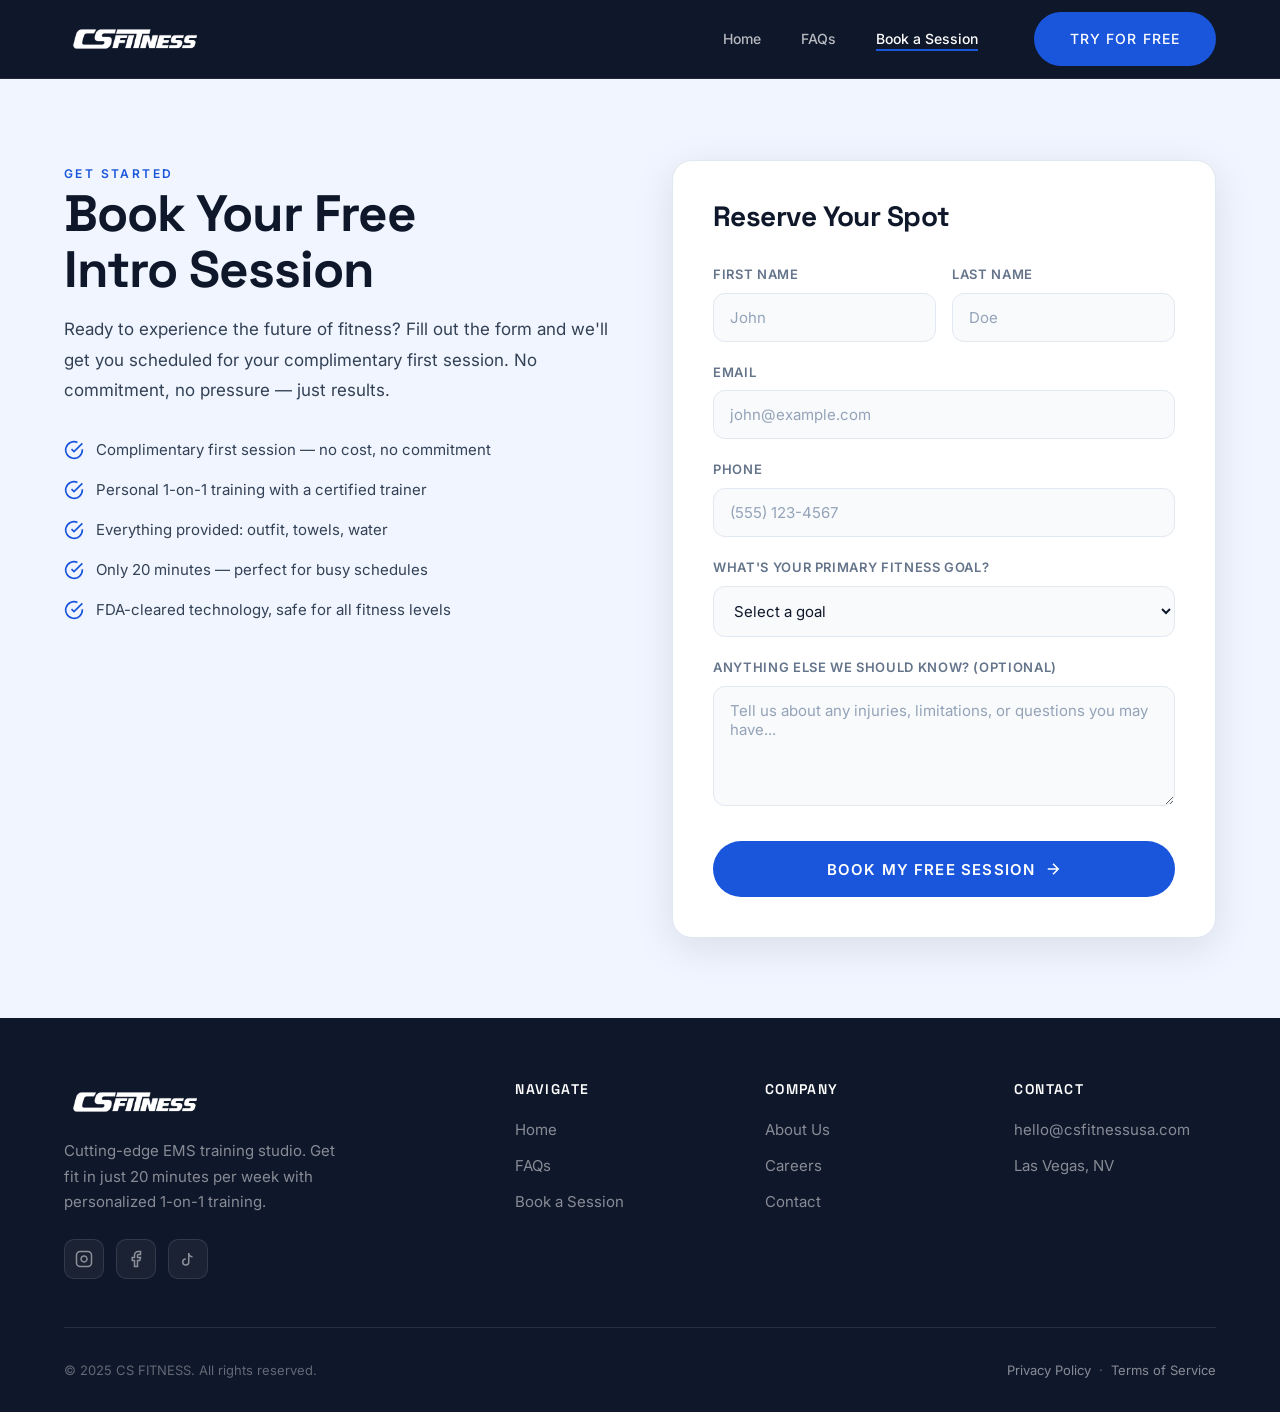
<file: book.html>
<!DOCTYPE html>
<html lang="en">
<head>
  <meta charset="UTF-8">
  <meta name="viewport" content="width=device-width, initial-scale=1.0">
  <title>Book Your Free Session | CS FITNESS</title>
  <meta name="description" content="Book your free intro EMS training session at CS FITNESS. Experience the future of fitness in just 20 minutes.">
  <link rel="preconnect" href="https://fonts.googleapis.com">
  <link rel="preconnect" href="https://fonts.gstatic.com" crossorigin>
  <link href="https://fonts.googleapis.com/css2?family=Inter:wght@400;500;600;700&family=Space+Grotesk:wght@600;700;800&display=swap" rel="stylesheet">
  <link rel="stylesheet" href="css/style.css">
</head>
<body>

  <div class="mobile-overlay" id="mobileOverlay"></div>

  <nav class="navbar navbar-dark" id="navbar">
    <div class="container">
      <a href="index.html" class="logo"><img src="assets/logo.avif" alt="CS FITNESS" class="logo-img"></a>
      <ul class="nav-links" id="navLinks">
        <li><a href="index.html">Home</a></li>
        <li><a href="faqs.html">FAQs</a></li>
        <li><a href="book.html" class="active">Book a Session</a></li>
        <li><a href="book.html" class="btn btn-primary btn-sm nav-cta">Try For Free</a></li>
      </ul>
      <button class="menu-toggle" id="menuToggle" aria-label="Toggle menu">
        <span></span>
        <span></span>
        <span></span>
      </button>
    </div>
  </nav>

  <section class="book-section">
    <div class="container">
      <div class="book-grid">
        <div class="book-info reveal-left">
          <span class="section-label">Get Started</span>
          <h2>Book Your Free<br>Intro Session</h2>
          <p>Ready to experience the future of fitness? Fill out the form and we'll get you scheduled for your complimentary first session. No commitment, no pressure &mdash; just results.</p>
          <div class="book-perks">
            <div class="book-perk">
              <svg viewBox="0 0 24 24" fill="none" stroke="currentColor" stroke-width="2"><path d="M22 11.08V12a10 10 0 11-5.93-9.14"/><path d="M22 4L12 14.01l-3-3"/></svg>
              <span>Complimentary first session — no cost, no commitment</span>
            </div>
            <div class="book-perk">
              <svg viewBox="0 0 24 24" fill="none" stroke="currentColor" stroke-width="2"><path d="M22 11.08V12a10 10 0 11-5.93-9.14"/><path d="M22 4L12 14.01l-3-3"/></svg>
              <span>Personal 1-on-1 training with a certified trainer</span>
            </div>
            <div class="book-perk">
              <svg viewBox="0 0 24 24" fill="none" stroke="currentColor" stroke-width="2"><path d="M22 11.08V12a10 10 0 11-5.93-9.14"/><path d="M22 4L12 14.01l-3-3"/></svg>
              <span>Everything provided: outfit, towels, water</span>
            </div>
            <div class="book-perk">
              <svg viewBox="0 0 24 24" fill="none" stroke="currentColor" stroke-width="2"><path d="M22 11.08V12a10 10 0 11-5.93-9.14"/><path d="M22 4L12 14.01l-3-3"/></svg>
              <span>Only 20 minutes — perfect for busy schedules</span>
            </div>
            <div class="book-perk">
              <svg viewBox="0 0 24 24" fill="none" stroke="currentColor" stroke-width="2"><path d="M22 11.08V12a10 10 0 11-5.93-9.14"/><path d="M22 4L12 14.01l-3-3"/></svg>
              <span>FDA-cleared technology, safe for all fitness levels</span>
            </div>
          </div>
        </div>

        <div class="book-form-wrapper reveal-right">
          <h3>Reserve Your Spot</h3>
          <form id="bookingForm">
            <div class="form-row">
              <div class="form-group">
                <label for="firstName">First Name</label>
                <input type="text" id="firstName" placeholder="John" required>
              </div>
              <div class="form-group">
                <label for="lastName">Last Name</label>
                <input type="text" id="lastName" placeholder="Doe" required>
              </div>
            </div>
            <div class="form-group">
              <label for="email">Email</label>
              <input type="email" id="email" placeholder="john@example.com" required>
            </div>
            <div class="form-group">
              <label for="phone">Phone</label>
              <input type="tel" id="phone" placeholder="(555) 123-4567" required>
            </div>
            <div class="form-group">
              <label for="goal">What's your primary fitness goal?</label>
              <select id="goal" required>
                <option value="" disabled selected>Select a goal</option>
                <option value="weight-loss">Weight Loss</option>
                <option value="muscle-building">Build Muscle</option>
                <option value="toning">Toning &amp; Shaping</option>
                <option value="pain-relief">Pain Relief &amp; Recovery</option>
                <option value="general-fitness">General Fitness</option>
                <option value="other">Other</option>
              </select>
            </div>
            <div class="form-group">
              <label for="message">Anything else we should know? (optional)</label>
              <textarea id="message" placeholder="Tell us about any injuries, limitations, or questions you may have..."></textarea>
            </div>
            <button type="submit" class="btn btn-primary btn-lg">
              Book My Free Session
              <svg viewBox="0 0 24 24" fill="none" stroke="currentColor" stroke-width="2"><path d="M5 12h14M12 5l7 7-7 7"/></svg>
            </button>
          </form>
        </div>
      </div>
    </div>
  </section>

  <!-- Footer -->
  <footer class="footer">
    <div class="container">
      <div class="footer-grid">
        <div class="footer-brand">
          <a href="index.html" class="logo"><img src="assets/logo.avif" alt="CS FITNESS" class="logo-img logo-footer"></a>
          <p>Cutting-edge EMS training studio. Get fit in just 20 minutes per week with personalized 1-on-1 training.</p>
          <div class="footer-social">
            <a href="#" aria-label="Instagram">
              <svg viewBox="0 0 24 24" fill="none" stroke="currentColor" stroke-width="2"><rect x="2" y="2" width="20" height="20" rx="5"/><path d="M16 11.37A4 4 0 1112.63 8 4 4 0 0116 11.37zM17.5 6.5h.01"/></svg>
            </a>
            <a href="#" aria-label="Facebook">
              <svg viewBox="0 0 24 24" fill="none" stroke="currentColor" stroke-width="2"><path d="M18 2h-3a5 5 0 00-5 5v3H7v4h3v8h4v-8h3l1-4h-4V7a1 1 0 011-1h3z"/></svg>
            </a>
            <a href="#" aria-label="TikTok">
              <svg viewBox="0 0 24 24" fill="none" stroke="currentColor" stroke-width="2"><path d="M9 12a4 4 0 104 4V4a5 5 0 005 5"/></svg>
            </a>
          </div>
        </div>
        <div class="footer-col">
          <h4>Navigate</h4>
          <a href="index.html">Home</a>
          <a href="faqs.html">FAQs</a>
          <a href="book.html">Book a Session</a>
        </div>
        <div class="footer-col">
          <h4>Company</h4>
          <a href="#">About Us</a>
          <a href="#">Careers</a>
          <a href="#">Contact</a>
        </div>
        <div class="footer-col">
          <h4>Contact</h4>
          <a href="#">hello@csfitnessusa.com</a>
          <a href="#">Las Vegas, NV</a>
        </div>
      </div>
      <div class="footer-bottom">
        <span>&copy; 2025 CS FITNESS. All rights reserved.</span>
        <div>
          <a href="#">Privacy Policy</a> &nbsp;&middot;&nbsp; <a href="#">Terms of Service</a>
        </div>
      </div>
    </div>
  </footer>

  <script src="js/main.js"></script>
</body>
</html>
</file>
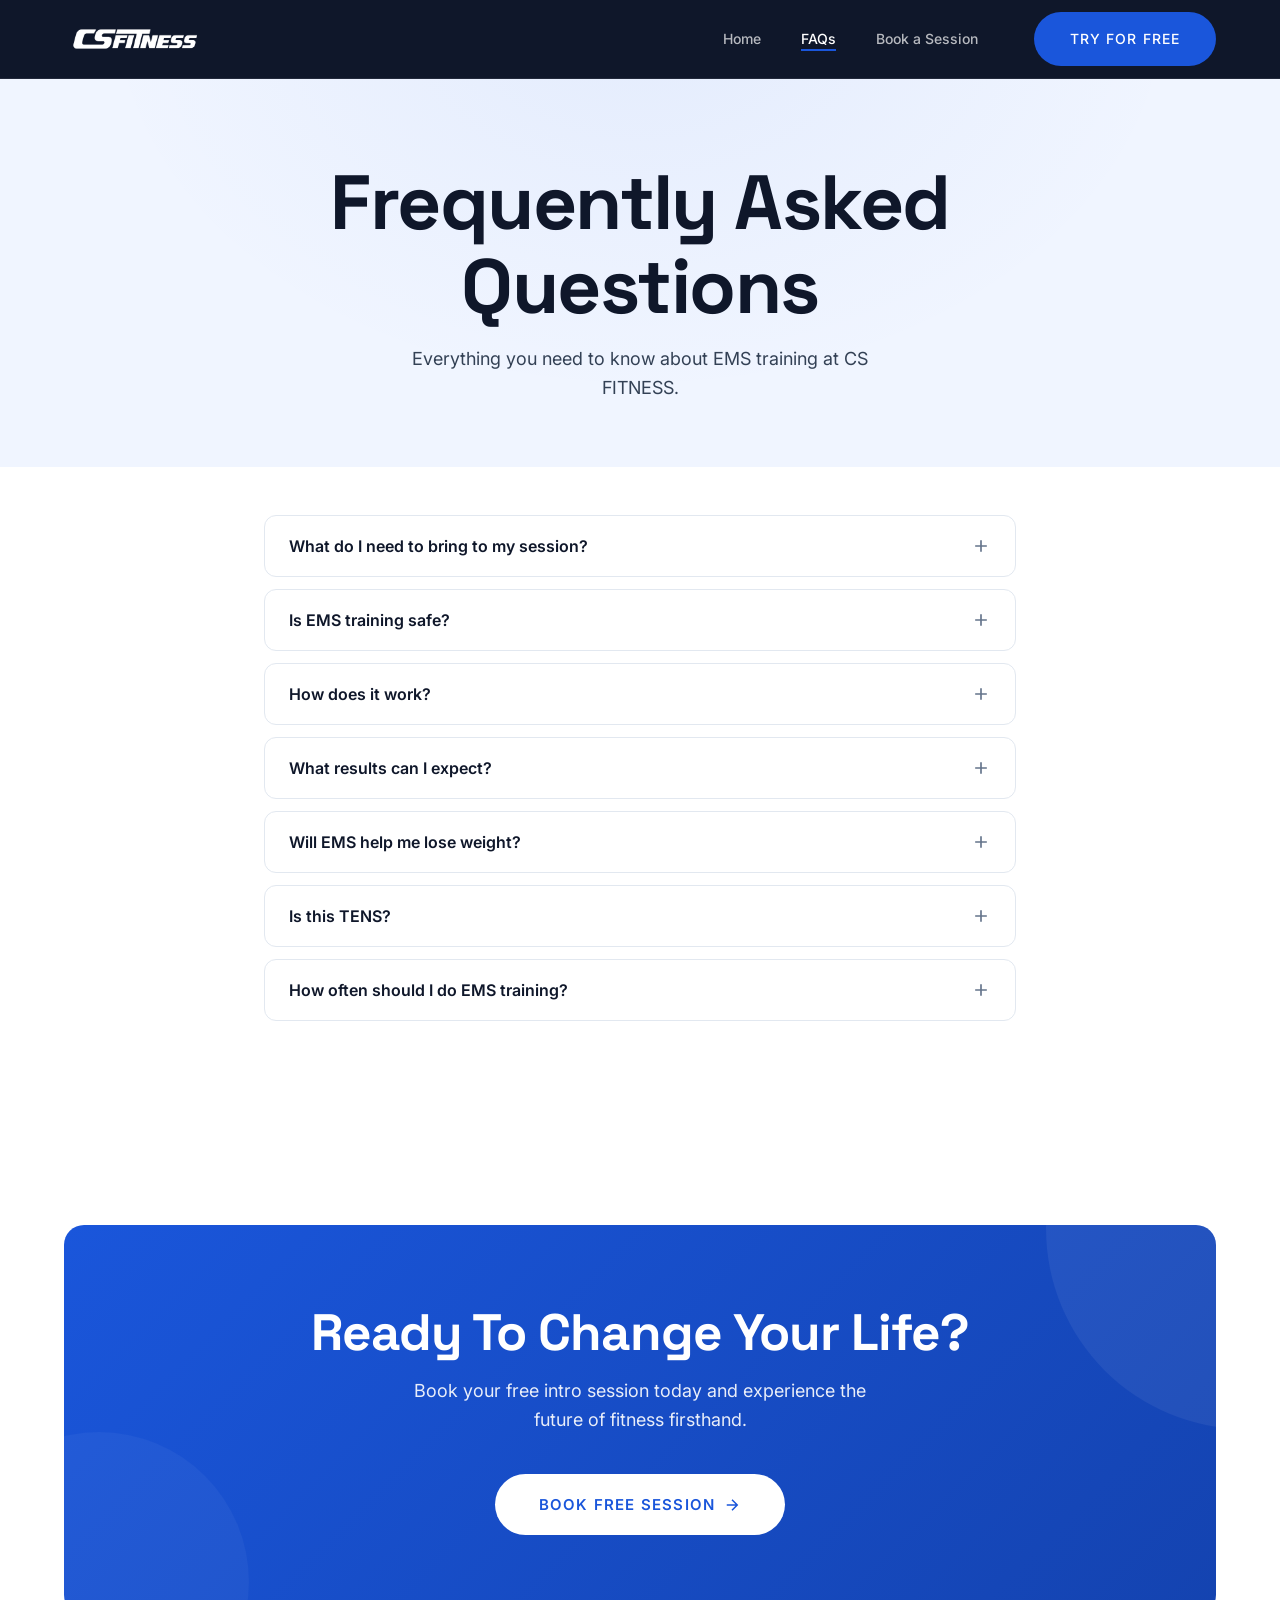
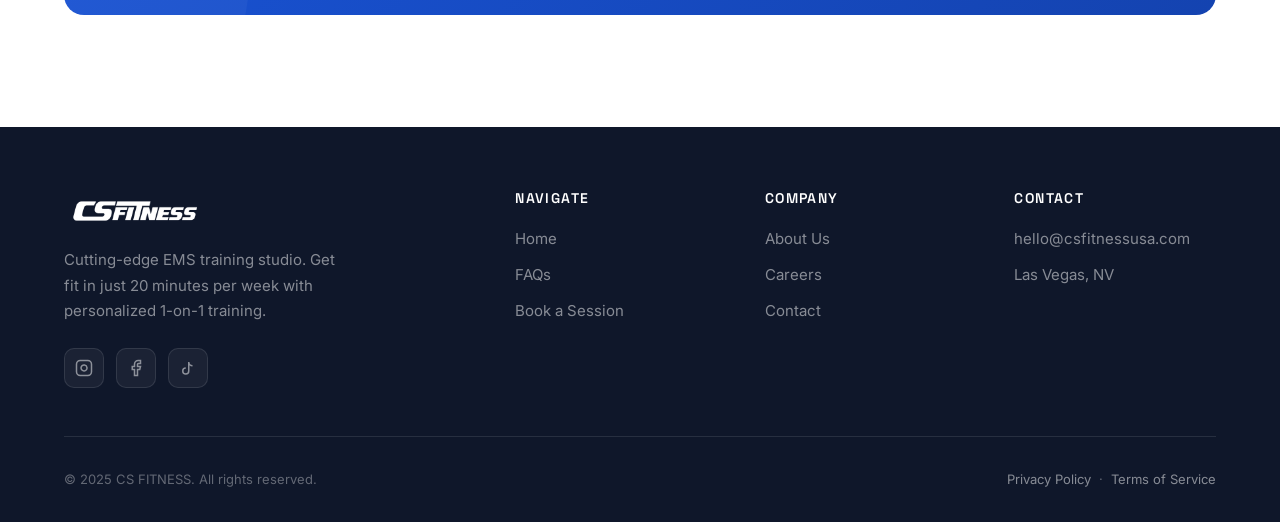
<file: faqs.html>
<!DOCTYPE html>
<html lang="en">
<head>
  <meta charset="UTF-8">
  <meta name="viewport" content="width=device-width, initial-scale=1.0">
  <title>FAQs | CS FITNESS — EMS Training Questions</title>
  <meta name="description" content="Frequently asked questions about EMS training at CS FITNESS. Learn about safety, results, and what to expect from your sessions.">
  <link rel="preconnect" href="https://fonts.googleapis.com">
  <link rel="preconnect" href="https://fonts.gstatic.com" crossorigin>
  <link href="https://fonts.googleapis.com/css2?family=Inter:wght@400;500;600;700&family=Space+Grotesk:wght@600;700;800&display=swap" rel="stylesheet">
  <link rel="stylesheet" href="css/style.css">
</head>
<body>

  <div class="mobile-overlay" id="mobileOverlay"></div>

  <nav class="navbar navbar-dark" id="navbar">
    <div class="container">
      <a href="index.html" class="logo"><img src="assets/logo.avif" alt="CS FITNESS" class="logo-img"></a>
      <ul class="nav-links" id="navLinks">
        <li><a href="index.html">Home</a></li>
        <li><a href="faqs.html" class="active">FAQs</a></li>
        <li><a href="book.html">Book a Session</a></li>
        <li><a href="book.html" class="btn btn-primary btn-sm nav-cta">Try For Free</a></li>
      </ul>
      <button class="menu-toggle" id="menuToggle" aria-label="Toggle menu">
        <span></span>
        <span></span>
        <span></span>
      </button>
    </div>
  </nav>

  <section class="page-hero">
    <div class="container">
      <h1 class="reveal">Frequently Asked<br>Questions</h1>
      <p class="reveal">Everything you need to know about EMS training at CS FITNESS.</p>
    </div>
  </section>

  <div class="faq-container">
    <div class="faq-item reveal">
      <button class="faq-question">
        What do I need to bring to my session?
        <svg viewBox="0 0 24 24" fill="none" stroke="currentColor" stroke-width="2"><path d="M12 5v14M5 12h14"/></svg>
      </button>
      <div class="faq-answer">
        <div class="faq-answer-inner">
          Nothing at all! We provide everything you need for your session, including a personal TENCEL training outfit, fresh towels, and premium pH-balanced water. Just show up and we'll handle the rest.
        </div>
      </div>
    </div>

    <div class="faq-item reveal">
      <button class="faq-question">
        Is EMS training safe?
        <svg viewBox="0 0 24 24" fill="none" stroke="currentColor" stroke-width="2"><path d="M12 5v14M5 12h14"/></svg>
      </button>
      <div class="faq-answer">
        <div class="faq-answer-inner">
          Yes, EMS training is completely safe. Our technology is FDA-cleared and has been used in physical therapy and rehabilitation for decades. Each session is supervised by a certified personal trainer who monitors and adjusts the intensity in real time to ensure your safety and comfort.
        </div>
      </div>
    </div>

    <div class="faq-item reveal">
      <button class="faq-question">
        How does it work?
        <svg viewBox="0 0 24 24" fill="none" stroke="currentColor" stroke-width="2"><path d="M12 5v14M5 12h14"/></svg>
      </button>
      <div class="faq-answer">
        <div class="faq-answer-inner">
          EMS (Electro Muscle Stimulation) works by sending low-frequency electrical impulses through a specialized suit to activate up to 90% of your muscle fibers simultaneously. This is far more than the 30% typically engaged during conventional exercise. Combined with guided bodyweight exercises, the result is a highly efficient full-body workout in just 20 minutes.
        </div>
      </div>
    </div>

    <div class="faq-item reveal">
      <button class="faq-question">
        What results can I expect?
        <svg viewBox="0 0 24 24" fill="none" stroke="currentColor" stroke-width="2"><path d="M12 5v14M5 12h14"/></svg>
      </button>
      <div class="faq-answer">
        <div class="faq-answer-inner">
          Most members notice improvements in muscle tone, strength, and overall energy within the first 4&ndash;6 sessions. With regular training (1&ndash;2 sessions per week), you can expect significant improvements in body composition, reduced body fat, increased muscle mass, improved posture, and reduced back pain. We track your progress with regular InBody assessments.
        </div>
      </div>
    </div>

    <div class="faq-item reveal">
      <button class="faq-question">
        Will EMS help me lose weight?
        <svg viewBox="0 0 24 24" fill="none" stroke="currentColor" stroke-width="2"><path d="M12 5v14M5 12h14"/></svg>
      </button>
      <div class="faq-answer">
        <div class="faq-answer-inner">
          Absolutely. EMS training is highly effective for weight loss because it activates a large percentage of your muscles simultaneously, resulting in a higher caloric burn both during and after the session. Combined with proper nutrition, many of our members see significant fat loss and improved body composition within weeks.
        </div>
      </div>
    </div>

    <div class="faq-item reveal">
      <button class="faq-question">
        Is this TENS?
        <svg viewBox="0 0 24 24" fill="none" stroke="currentColor" stroke-width="2"><path d="M12 5v14M5 12h14"/></svg>
      </button>
      <div class="faq-answer">
        <div class="faq-answer-inner">
          No, EMS and TENS are different technologies. TENS (Transcutaneous Electrical Nerve Stimulation) targets nerves to relieve pain. EMS (Electro Muscle Stimulation) directly stimulates muscles to cause contractions, building strength and muscle tone. Our EMS technology uses specific frequencies designed for deep muscle activation, making it an effective full-body training method.
        </div>
      </div>
    </div>

    <div class="faq-item reveal">
      <button class="faq-question">
        How often should I do EMS training?
        <svg viewBox="0 0 24 24" fill="none" stroke="currentColor" stroke-width="2"><path d="M12 5v14M5 12h14"/></svg>
      </button>
      <div class="faq-answer">
        <div class="faq-answer-inner">
          We recommend 1&ndash;2 sessions per week for optimal results. Because EMS training is so intense and engages such a high percentage of your muscles, your body needs adequate recovery time between sessions. Most members see excellent results with just one 20-minute session per week.
        </div>
      </div>
    </div>
  </div>

  <!-- CTA -->
  <section class="cta-section">
    <div class="container">
      <div class="cta-box reveal">
        <h2>Ready To Change Your Life?</h2>
        <p>Book your free intro session today and experience the future of fitness firsthand.</p>
        <a href="book.html" class="btn btn-lg">
          Book Free Session
          <svg viewBox="0 0 24 24" fill="none" stroke="currentColor" stroke-width="2"><path d="M5 12h14M12 5l7 7-7 7"/></svg>
        </a>
      </div>
    </div>
  </section>

  <!-- Footer -->
  <footer class="footer">
    <div class="container">
      <div class="footer-grid">
        <div class="footer-brand">
          <a href="index.html" class="logo"><img src="assets/logo.avif" alt="CS FITNESS" class="logo-img logo-footer"></a>
          <p>Cutting-edge EMS training studio. Get fit in just 20 minutes per week with personalized 1-on-1 training.</p>
          <div class="footer-social">
            <a href="#" aria-label="Instagram">
              <svg viewBox="0 0 24 24" fill="none" stroke="currentColor" stroke-width="2"><rect x="2" y="2" width="20" height="20" rx="5"/><path d="M16 11.37A4 4 0 1112.63 8 4 4 0 0116 11.37zM17.5 6.5h.01"/></svg>
            </a>
            <a href="#" aria-label="Facebook">
              <svg viewBox="0 0 24 24" fill="none" stroke="currentColor" stroke-width="2"><path d="M18 2h-3a5 5 0 00-5 5v3H7v4h3v8h4v-8h3l1-4h-4V7a1 1 0 011-1h3z"/></svg>
            </a>
            <a href="#" aria-label="TikTok">
              <svg viewBox="0 0 24 24" fill="none" stroke="currentColor" stroke-width="2"><path d="M9 12a4 4 0 104 4V4a5 5 0 005 5"/></svg>
            </a>
          </div>
        </div>
        <div class="footer-col">
          <h4>Navigate</h4>
          <a href="index.html">Home</a>
          <a href="faqs.html">FAQs</a>
          <a href="book.html">Book a Session</a>
        </div>
        <div class="footer-col">
          <h4>Company</h4>
          <a href="#">About Us</a>
          <a href="#">Careers</a>
          <a href="#">Contact</a>
        </div>
        <div class="footer-col">
          <h4>Contact</h4>
          <a href="#">hello@csfitnessusa.com</a>
          <a href="#">Las Vegas, NV</a>
        </div>
      </div>
      <div class="footer-bottom">
        <span>&copy; 2025 CS FITNESS. All rights reserved.</span>
        <div>
          <a href="#">Privacy Policy</a> &nbsp;&middot;&nbsp; <a href="#">Terms of Service</a>
        </div>
      </div>
    </div>
  </footer>

  <script src="js/main.js"></script>
</body>
</html>
</file>
<file: css/style.css>
:root {
  --primary: #1a56db;
  --primary-dark: #1443b0;
  --primary-light: #3b82f6;
  --accent: #60a5fa;
  --bg: #ffffff;
  --bg-alt: #f0f5ff;
  --bg-soft: #f8fafc;
  --card: #ffffff;
  --border: #e2e8f0;
  --border-light: #f1f5f9;
  --text: #0f172a;
  --text-secondary: #334155;
  --text-muted: #64748b;
  --text-dim: #94a3b8;
  --white: #ffffff;
  --navy: #0f172a;
  --radius: 12px;
  --radius-lg: 20px;
  --transition: 0.3s cubic-bezier(0.4, 0, 0.2, 1);
  --shadow-sm: 0 1px 3px rgba(15, 23, 42, 0.06);
  --shadow: 0 4px 20px rgba(15, 23, 42, 0.08);
  --shadow-lg: 0 10px 40px rgba(15, 23, 42, 0.1);
  --font: 'Inter', -apple-system, BlinkMacSystemFont, 'Segoe UI', sans-serif;
  --font-display: 'Space Grotesk', var(--font);
}

*, *::before, *::after {
  margin: 0;
  padding: 0;
  box-sizing: border-box;
}

html {
  scroll-behavior: smooth;
  font-size: 16px;
}

body {
  font-family: var(--font);
  background: var(--bg);
  color: var(--text);
  line-height: 1.6;
  overflow-x: hidden;
  -webkit-font-smoothing: antialiased;
}

a {
  text-decoration: none;
  color: inherit;
}

ul { list-style: none; }

img {
  max-width: 100%;
  display: block;
}

/* ── Typography ── */
h1, h2, h3, h4 {
  font-family: var(--font-display);
  font-weight: 700;
  line-height: 1.1;
  letter-spacing: -0.02em;
  color: var(--navy);
}

h1 { font-size: clamp(2.5rem, 6vw, 5rem); }
h2 { font-size: clamp(2rem, 4vw, 3.5rem); }
h3 { font-size: clamp(1.25rem, 2.5vw, 1.75rem); }

.section-label {
  font-size: 0.75rem;
  font-weight: 600;
  letter-spacing: 0.2em;
  text-transform: uppercase;
  color: var(--primary);
  margin-bottom: 1rem;
}

/* ── Layout ── */
.container {
  max-width: 1200px;
  margin: 0 auto;
  padding: 0 1.5rem;
}

section {
  padding: 7rem 0;
}

/* ── Buttons ── */
.btn {
  display: inline-flex;
  align-items: center;
  gap: 0.5rem;
  padding: 1rem 2.25rem;
  border-radius: 60px;
  font-family: var(--font);
  font-size: 0.875rem;
  font-weight: 600;
  letter-spacing: 0.08em;
  text-transform: uppercase;
  border: none;
  cursor: pointer;
  transition: all var(--transition);
  position: relative;
  overflow: hidden;
}

.btn-primary {
  background: var(--primary);
  color: var(--white);
}

.btn-primary:hover {
  background: var(--primary-dark);
  transform: translateY(-2px);
  box-shadow: 0 8px 30px rgba(26, 86, 219, 0.3);
}

.btn-outline {
  background: transparent;
  color: var(--white);
  border: 1.5px solid rgba(255, 255, 255, 0.4);
}

.btn-outline:hover {
  border-color: var(--white);
  background: rgba(255, 255, 255, 0.1);
  transform: translateY(-2px);
}

.btn-lg {
  padding: 1.15rem 2.75rem;
  font-size: 0.9375rem;
}

.btn svg {
  width: 18px;
  height: 18px;
  transition: transform var(--transition);
}

.btn:hover svg {
  transform: translateX(3px);
}

/* ── Navigation ── */
.navbar {
  position: fixed;
  top: 0;
  left: 0;
  right: 0;
  z-index: 1000;
  padding: 1.25rem 0;
  transition: all var(--transition);
}

.navbar.scrolled {
  background: rgba(255, 255, 255, 0.95);
  backdrop-filter: blur(20px);
  -webkit-backdrop-filter: blur(20px);
  padding: 0.75rem 0;
  border-bottom: 1px solid var(--border);
  box-shadow: var(--shadow-sm);
}

/* Dark navbar for inner pages (FAQs, Book) */
.navbar-dark {
  background: var(--navy);
  padding: 0.75rem 0;
  border-bottom: 1px solid rgba(255, 255, 255, 0.08);
}

.navbar-dark .nav-links a {
  color: rgba(255, 255, 255, 0.7);
}

.navbar-dark .nav-links a:hover,
.navbar-dark .nav-links a.active {
  color: var(--white);
}

.navbar-dark .menu-toggle span {
  background: var(--white);
}

.navbar .container {
  display: flex;
  align-items: center;
  justify-content: space-between;
}

.logo-img {
  height: 40px;
  width: auto;
  transition: filter var(--transition);
}

.navbar.scrolled .logo-img {
  filter: brightness(0) saturate(100%);
}

.logo-footer {
  filter: none !important;
}

.logo {
  display: inline-flex;
  align-items: center;
}

.nav-links {
  display: flex;
  align-items: center;
  gap: 2.5rem;
}

.nav-links a {
  font-size: 0.875rem;
  font-weight: 500;
  color: rgba(255, 255, 255, 0.7);
  transition: color var(--transition);
  position: relative;
}

.navbar.scrolled .nav-links a {
  color: var(--text-muted);
}

.nav-links a::after {
  content: '';
  position: absolute;
  bottom: -4px;
  left: 0;
  width: 0;
  height: 2px;
  background: var(--primary);
  transition: width var(--transition);
}

.nav-links a:hover,
.nav-links a.active {
  color: var(--white);
}

.navbar.scrolled .nav-links a:hover,
.navbar.scrolled .nav-links a.active {
  color: var(--navy);
}

.nav-links a:hover::after,
.nav-links a.active::after {
  width: 100%;
}

.nav-cta {
  margin-left: 1rem;
}

.nav-links a.nav-cta {
  color: var(--white) !important;
}

.menu-toggle {
  display: none;
  flex-direction: column;
  gap: 5px;
  background: none;
  border: none;
  cursor: pointer;
  padding: 4px;
}

.menu-toggle span {
  display: block;
  width: 24px;
  height: 2px;
  background: var(--white);
  transition: all var(--transition);
  border-radius: 2px;
}

.navbar.scrolled .menu-toggle span {
  background: var(--navy);
}

.menu-toggle.active span:nth-child(1) {
  transform: rotate(45deg) translate(5px, 5px);
}

.menu-toggle.active span:nth-child(2) {
  opacity: 0;
}

.menu-toggle.active span:nth-child(3) {
  transform: rotate(-45deg) translate(5px, -5px);
}

/* ── Hero ── */
.hero {
  position: relative;
  min-height: 100vh;
  display: flex;
  align-items: center;
  justify-content: center;
  text-align: center;
  padding: 8rem 0 6rem;
  overflow: hidden;
  background: linear-gradient(135deg, #0b1a3e 0%, #112254 40%, #1a3a7a 100%);
}

.hero::before {
  content: '';
  position: absolute;
  inset: 0;
  background:
    radial-gradient(ellipse at 30% 20%, rgba(59, 130, 246, 0.15) 0%, transparent 50%),
    radial-gradient(ellipse at 70% 80%, rgba(96, 165, 250, 0.1) 0%, transparent 50%);
  pointer-events: none;
  z-index: 0;
}

.hero::after {
  content: '';
  position: absolute;
  bottom: 0;
  left: 0;
  right: 0;
  height: 120px;
  background: linear-gradient(to top, var(--bg), transparent);
  pointer-events: none;
  z-index: 1;
}

.hero-content {
  position: relative;
  z-index: 2;
  max-width: 800px;
}

.hero-badge {
  display: inline-flex;
  align-items: center;
  gap: 0.5rem;
  background: rgba(59, 130, 246, 0.15);
  border: 1px solid rgba(59, 130, 246, 0.3);
  padding: 0.5rem 1.25rem;
  border-radius: 60px;
  font-size: 0.8125rem;
  font-weight: 600;
  color: var(--accent);
  letter-spacing: 0.05em;
  text-transform: uppercase;
  margin-bottom: 2rem;
}

.hero-badge svg {
  width: 16px;
  height: 16px;
}

.hero h1 {
  margin-bottom: 1.5rem;
  color: var(--white);
}

.hero h1 .gradient-text {
  background: linear-gradient(135deg, var(--accent), #93c5fd);
  -webkit-background-clip: text;
  -webkit-text-fill-color: transparent;
  background-clip: text;
}

.hero-subtitle {
  font-size: clamp(1rem, 1.5vw, 1.25rem);
  color: rgba(255, 255, 255, 0.7);
  max-width: 560px;
  margin: 0 auto 2.5rem;
  line-height: 1.7;
}

.hero-buttons {
  display: flex;
  gap: 1rem;
  justify-content: center;
  flex-wrap: wrap;
}

.hero-stats {
  display: flex;
  gap: 3rem;
  justify-content: center;
  margin-top: 4rem;
  padding-top: 3rem;
  border-top: 1px solid rgba(255, 255, 255, 0.1);
}

.hero-stat {
  text-align: center;
}

.hero-stat-number {
  font-family: var(--font-display);
  font-size: 2.25rem;
  font-weight: 800;
  color: var(--white);
}

.hero-stat-label {
  font-size: 0.8125rem;
  color: rgba(255, 255, 255, 0.5);
  margin-top: 0.25rem;
}

/* ── Marquee ── */
.marquee-section {
  padding: 2rem 0;
  border-bottom: 1px solid var(--border);
  overflow: hidden;
  background: var(--bg);
}

.marquee-track {
  display: flex;
  animation: marquee 30s linear infinite;
  gap: 4rem;
  width: max-content;
}

.marquee-item {
  font-family: var(--font-display);
  font-size: 1rem;
  font-weight: 600;
  letter-spacing: 0.15em;
  text-transform: uppercase;
  color: var(--text-dim);
  white-space: nowrap;
  display: flex;
  align-items: center;
  gap: 4rem;
}

.marquee-item::after {
  content: '\2022';
  color: var(--primary);
}

@keyframes marquee {
  0% { transform: translateX(0); }
  100% { transform: translateX(-50%); }
}

/* ── About / Intro ── */
.about {
  position: relative;
  background: var(--bg);
}

.about-grid {
  display: grid;
  grid-template-columns: 1fr 1fr;
  gap: 5rem;
  align-items: center;
}

.about-visual {
  position: relative;
  border-radius: var(--radius-lg);
  overflow: hidden;
  aspect-ratio: 4/5;
  background: var(--bg-alt);
}

.about-visual img {
  width: 100%;
  height: 100%;
  object-fit: cover;
}

.about-visual .float-card {
  position: absolute;
  bottom: 1.5rem;
  left: 1.5rem;
  right: 1.5rem;
  background: rgba(255, 255, 255, 0.92);
  backdrop-filter: blur(16px);
  padding: 1.25rem;
  border-radius: var(--radius);
  border: 1px solid var(--border);
  display: flex;
  align-items: center;
  gap: 1rem;
  box-shadow: var(--shadow-lg);
}

.float-card-icon {
  width: 48px;
  height: 48px;
  border-radius: 12px;
  background: var(--bg-alt);
  display: flex;
  align-items: center;
  justify-content: center;
  flex-shrink: 0;
}

.float-card-icon svg {
  width: 24px;
  height: 24px;
  color: var(--primary);
}

.float-card-text strong {
  display: block;
  font-size: 0.9375rem;
  margin-bottom: 0.15rem;
  color: var(--navy);
}

.float-card-text span {
  font-size: 0.8125rem;
  color: var(--text-muted);
}

.about-content h2 {
  margin-bottom: 1.5rem;
}

.about-content p {
  color: var(--text-secondary);
  font-size: 1.0625rem;
  line-height: 1.8;
  margin-bottom: 2rem;
}

.about-features {
  display: flex;
  flex-direction: column;
  gap: 1.25rem;
  margin-bottom: 2.5rem;
}

.about-feature {
  display: flex;
  align-items: flex-start;
  gap: 1rem;
}

.about-feature-icon {
  width: 40px;
  height: 40px;
  border-radius: 10px;
  background: var(--bg-alt);
  border: 1px solid var(--border);
  display: flex;
  align-items: center;
  justify-content: center;
  flex-shrink: 0;
}

.about-feature-icon svg {
  width: 20px;
  height: 20px;
  color: var(--primary);
}

.about-feature-text strong {
  display: block;
  font-size: 0.9375rem;
  margin-bottom: 0.2rem;
  color: var(--navy);
}

.about-feature-text span {
  font-size: 0.875rem;
  color: var(--text-muted);
}

/* ── Benefits Grid ── */
.benefits {
  background: var(--bg-alt);
}

.benefits-header {
  text-align: center;
  max-width: 600px;
  margin: 0 auto 4rem;
}

.benefits-header p {
  color: var(--text-secondary);
  margin-top: 1rem;
  font-size: 1.0625rem;
}

.benefits-grid {
  display: grid;
  grid-template-columns: repeat(3, 1fr);
  gap: 1.5rem;
}

.benefit-card {
  background: var(--card);
  border: 1px solid var(--border);
  border-radius: var(--radius-lg);
  padding: 2.5rem;
  transition: all var(--transition);
  position: relative;
  overflow: hidden;
  box-shadow: var(--shadow-sm);
}

.benefit-card::before {
  content: '';
  position: absolute;
  top: 0;
  left: 0;
  right: 0;
  height: 3px;
  background: linear-gradient(90deg, var(--primary), var(--accent));
  opacity: 0;
  transition: opacity var(--transition);
}

.benefit-card:hover {
  border-color: rgba(26, 86, 219, 0.2);
  transform: translateY(-4px);
  box-shadow: var(--shadow-lg);
}

.benefit-card:hover::before {
  opacity: 1;
}

.benefit-icon {
  width: 56px;
  height: 56px;
  border-radius: 14px;
  background: var(--bg-alt);
  display: flex;
  align-items: center;
  justify-content: center;
  margin-bottom: 1.5rem;
}

.benefit-icon svg {
  width: 28px;
  height: 28px;
  color: var(--primary);
}

.benefit-card h3 {
  margin-bottom: 0.75rem;
}

.benefit-card p {
  color: var(--text-secondary);
  font-size: 0.9375rem;
  line-height: 1.7;
}

/* ── How It Works / Steps ── */
.steps {
  background: var(--bg);
}

.steps-header {
  text-align: center;
  max-width: 600px;
  margin: 0 auto 4rem;
}

.steps-header p {
  color: var(--text-secondary);
  margin-top: 1rem;
  font-size: 1.0625rem;
}

.steps-grid {
  display: grid;
  grid-template-columns: repeat(3, 1fr);
  gap: 2rem;
  position: relative;
}

.steps-grid::before {
  content: '';
  position: absolute;
  top: 160px;
  left: calc(16.67% + 24px);
  right: calc(16.67% + 24px);
  height: 2px;
  background: var(--border);
}

.step-card {
  text-align: center;
  position: relative;
}

.step-img {
  width: 100%;
  height: 280px;
  border-radius: var(--radius-lg);
  overflow: hidden;
  margin-bottom: 1.5rem;
  background: var(--bg-alt);
}

.step-img img {
  width: 100%;
  height: 100%;
  object-fit: cover;
  transition: transform var(--transition);
}

.step-card:hover .step-img img {
  transform: scale(1.05);
}

.step-number {
  width: 48px;
  height: 48px;
  border-radius: 50%;
  background: var(--primary);
  display: flex;
  align-items: center;
  justify-content: center;
  margin: -1.5rem auto 1.25rem;
  position: relative;
  z-index: 2;
  transition: all var(--transition);
  box-shadow: 0 4px 12px rgba(26, 86, 219, 0.3);
}

.step-card:hover .step-number {
  transform: scale(1.1);
  box-shadow: 0 6px 20px rgba(26, 86, 219, 0.4);
}

.step-number span {
  font-family: var(--font-display);
  font-size: 1.125rem;
  font-weight: 800;
  color: var(--white);
}

.step-card h3 {
  margin-bottom: 0.75rem;
}

.step-card p {
  color: var(--text-secondary);
  font-size: 0.9375rem;
  line-height: 1.7;
  max-width: 320px;
  margin: 0 auto;
}

/* ── Transformations ── */
.transformations {
  background: var(--bg-alt);
}

.transformations-header {
  text-align: center;
  max-width: 650px;
  margin: 0 auto 4rem;
}

.transformations-header p {
  color: var(--text-secondary);
  margin-top: 1rem;
  font-size: 1.0625rem;
}

.transform-layout {
  display: grid;
  grid-template-columns: 1fr 1fr;
  gap: 3rem;
  align-items: center;
  margin-bottom: 4rem;
}

.transform-img {
  border-radius: var(--radius-lg);
  overflow: hidden;
  box-shadow: var(--shadow-lg);
}

.transform-img img {
  width: 100%;
  height: auto;
  display: block;
}

.metrics-grid {
  display: grid;
  grid-template-columns: repeat(3, 1fr);
  gap: 1.5rem;
  margin-bottom: 4rem;
}

.metric-card {
  background: var(--card);
  border: 1px solid var(--border);
  border-radius: var(--radius-lg);
  padding: 2.5rem;
  text-align: center;
  transition: all var(--transition);
  box-shadow: var(--shadow-sm);
}

.metric-card:hover {
  border-color: rgba(26, 86, 219, 0.2);
  box-shadow: var(--shadow);
}

.metric-icon {
  width: 48px;
  height: 48px;
  border-radius: 12px;
  background: var(--bg-alt);
  display: flex;
  align-items: center;
  justify-content: center;
  margin: 0 auto 1.25rem;
}

.metric-icon svg {
  width: 24px;
  height: 24px;
  color: var(--primary);
}

.metric-card h3 {
  font-size: 1.125rem;
  margin-bottom: 0.5rem;
}

.metric-card p {
  color: var(--text-muted);
  font-size: 0.875rem;
}

/* ── Testimonials ── */
.testimonials-grid {
  display: grid;
  grid-template-columns: repeat(2, 1fr);
  gap: 1.5rem;
}

.testimonial-card {
  background: var(--card);
  border: 1px solid var(--border);
  border-radius: var(--radius-lg);
  padding: 2.5rem;
  transition: all var(--transition);
  box-shadow: var(--shadow-sm);
}

.testimonial-card:hover {
  border-color: rgba(26, 86, 219, 0.2);
  box-shadow: var(--shadow);
}

.testimonial-stars {
  display: flex;
  gap: 4px;
  margin-bottom: 1.25rem;
}

.testimonial-stars svg {
  width: 18px;
  height: 18px;
  color: #f59e0b;
  fill: #f59e0b;
}

.testimonial-card blockquote {
  font-size: 1.0625rem;
  line-height: 1.7;
  color: var(--text-secondary);
  margin-bottom: 1.5rem;
  font-style: italic;
}

.testimonial-author {
  display: flex;
  align-items: center;
  gap: 0.75rem;
}

.testimonial-avatar {
  width: 44px;
  height: 44px;
  border-radius: 50%;
  background: linear-gradient(135deg, var(--primary), var(--accent));
  display: flex;
  align-items: center;
  justify-content: center;
  font-weight: 700;
  font-size: 1rem;
  color: var(--white);
}

.testimonial-info strong {
  display: block;
  font-size: 0.9375rem;
  color: var(--navy);
}

.testimonial-info span {
  font-size: 0.8125rem;
  color: var(--text-muted);
}

/* ── Experience ── */
.experience {
  background: var(--bg);
}

.experience-header {
  text-align: center;
  max-width: 600px;
  margin: 0 auto 4rem;
}

.experience-header p {
  color: var(--text-secondary);
  margin-top: 1rem;
  font-size: 1.0625rem;
}

.experience-grid {
  display: grid;
  grid-template-columns: repeat(3, 1fr);
  gap: 1.5rem;
}

.experience-card {
  background: var(--card);
  border: 1px solid var(--border);
  border-radius: var(--radius-lg);
  padding: 2.5rem;
  text-align: center;
  transition: all var(--transition);
  box-shadow: var(--shadow-sm);
}

.experience-card:hover {
  border-color: rgba(26, 86, 219, 0.2);
  transform: translateY(-4px);
  box-shadow: var(--shadow-lg);
}

.experience-icon {
  width: 64px;
  height: 64px;
  border-radius: 16px;
  background: var(--bg-alt);
  display: flex;
  align-items: center;
  justify-content: center;
  margin: 0 auto 1.5rem;
}

.experience-icon svg {
  width: 32px;
  height: 32px;
  color: var(--primary);
}

.experience-card h3 {
  font-size: 1.125rem;
  margin-bottom: 0.5rem;
}

.experience-card p {
  color: var(--text-muted);
  font-size: 0.9375rem;
}

/* ── CTA Section ── */
.cta-section {
  position: relative;
  overflow: hidden;
  background: var(--bg);
}

.cta-box {
  background: linear-gradient(135deg, var(--primary), var(--primary-dark));
  border-radius: var(--radius-lg);
  padding: 5rem;
  text-align: center;
  position: relative;
  overflow: hidden;
}

.cta-box::before {
  content: '';
  position: absolute;
  top: -50%;
  right: -20%;
  width: 400px;
  height: 400px;
  background: rgba(255, 255, 255, 0.06);
  border-radius: 50%;
}

.cta-box::after {
  content: '';
  position: absolute;
  bottom: -30%;
  left: -10%;
  width: 300px;
  height: 300px;
  background: rgba(255, 255, 255, 0.04);
  border-radius: 50%;
}

.cta-box h2 {
  position: relative;
  z-index: 2;
  margin-bottom: 1rem;
  color: var(--white);
}

.cta-box p {
  position: relative;
  z-index: 2;
  font-size: 1.125rem;
  opacity: 0.9;
  max-width: 500px;
  margin: 0 auto 2.5rem;
  color: var(--white);
}

.cta-box .btn {
  position: relative;
  z-index: 2;
  background: var(--white);
  color: var(--primary);
}

.cta-box .btn:hover {
  background: rgba(255, 255, 255, 0.9);
  box-shadow: 0 8px 30px rgba(0, 0, 0, 0.2);
}

/* ── Mission ── */
.mission {
  background: var(--bg-alt);
  text-align: center;
}

.mission-content {
  max-width: 800px;
  margin: 0 auto;
}

.mission h2 {
  margin-bottom: 1.5rem;
}

.mission-quote {
  font-size: clamp(1.125rem, 2vw, 1.5rem);
  line-height: 1.7;
  color: var(--text-secondary);
  font-style: italic;
  position: relative;
  padding: 0 2rem;
}

.mission-quote::before {
  content: '\201C';
  position: absolute;
  top: -1.5rem;
  left: 0;
  font-size: 4rem;
  color: var(--primary);
  font-style: normal;
  font-family: Georgia, serif;
  line-height: 1;
  opacity: 0.4;
}

/* ── Footer ── */
.footer {
  background: var(--navy);
  color: rgba(255, 255, 255, 0.7);
  padding: 4rem 0 2rem;
}

.footer-grid {
  display: grid;
  grid-template-columns: 2fr 1fr 1fr 1fr;
  gap: 3rem;
  margin-bottom: 3rem;
}

.footer-brand .logo {
  margin-bottom: 1rem;
  color: var(--white);
}

.footer-brand .logo span {
  color: var(--accent);
}

.footer-brand p {
  color: rgba(255, 255, 255, 0.5);
  font-size: 0.9375rem;
  line-height: 1.7;
  max-width: 280px;
}

.footer-social {
  display: flex;
  gap: 0.75rem;
  margin-top: 1.5rem;
}

.footer-social a {
  width: 40px;
  height: 40px;
  border-radius: 10px;
  background: rgba(255, 255, 255, 0.05);
  border: 1px solid rgba(255, 255, 255, 0.1);
  display: flex;
  align-items: center;
  justify-content: center;
  transition: all var(--transition);
}

.footer-social a:hover {
  border-color: var(--accent);
  background: rgba(96, 165, 250, 0.1);
}

.footer-social svg {
  width: 18px;
  height: 18px;
  color: rgba(255, 255, 255, 0.5);
}

.footer-social a:hover svg {
  color: var(--accent);
}

.footer-col h4 {
  font-size: 0.875rem;
  font-weight: 600;
  letter-spacing: 0.1em;
  text-transform: uppercase;
  margin-bottom: 1.25rem;
  color: var(--white);
}

.footer-col a {
  display: block;
  font-size: 0.9375rem;
  color: rgba(255, 255, 255, 0.5);
  margin-bottom: 0.75rem;
  transition: color var(--transition);
}

.footer-col a:hover {
  color: var(--white);
}

.footer-bottom {
  padding-top: 2rem;
  border-top: 1px solid rgba(255, 255, 255, 0.1);
  display: flex;
  justify-content: space-between;
  align-items: center;
  font-size: 0.8125rem;
  color: rgba(255, 255, 255, 0.35);
}

.footer-bottom a {
  color: rgba(255, 255, 255, 0.5);
  transition: color var(--transition);
}

.footer-bottom a:hover {
  color: var(--white);
}

/* ── Google Rating Badge ── */
.google-badge {
  position: fixed;
  top: 50%;
  right: 1.5rem;
  transform: translateY(-50%);
  z-index: 100;
  background: var(--white);
  border: 1px solid var(--border);
  border-radius: var(--radius);
  padding: 0.75rem 1rem;
  display: flex;
  align-items: center;
  gap: 0.5rem;
  font-size: 0.8125rem;
  font-weight: 600;
  color: var(--navy);
  box-shadow: var(--shadow-lg);
  transition: all var(--transition);
}

.google-badge:hover {
  transform: translateY(-50%) scale(1.05);
  box-shadow: 0 10px 40px rgba(15, 23, 42, 0.15);
}

.google-badge svg {
  width: 20px;
  height: 20px;
}

.google-badge .stars {
  color: #fbbc05;
  font-size: 0.75rem;
  letter-spacing: 1px;
}

/* ── FAQ Page ── */
.page-hero {
  padding: 10rem 0 4rem;
  text-align: center;
  position: relative;
  background: var(--bg-alt);
}

.page-hero::before {
  content: '';
  position: absolute;
  inset: 0;
  background: radial-gradient(ellipse at 50% 0%, rgba(26, 86, 219, 0.06) 0%, transparent 60%);
  pointer-events: none;
}

.page-hero h1 {
  position: relative;
  margin-bottom: 1rem;
}

.page-hero p {
  position: relative;
  font-size: 1.125rem;
  color: var(--text-secondary);
  max-width: 500px;
  margin: 0 auto;
}

.faq-container {
  max-width: 800px;
  margin: 0 auto;
  padding: 3rem 1.5rem 5rem;
}

.faq-item {
  border: 1px solid var(--border);
  border-radius: var(--radius);
  margin-bottom: 0.75rem;
  overflow: hidden;
  transition: all var(--transition);
  background: var(--white);
}

.faq-item:hover {
  border-color: rgba(26, 86, 219, 0.2);
  box-shadow: var(--shadow-sm);
}

.faq-item.active {
  border-color: rgba(26, 86, 219, 0.3);
  box-shadow: var(--shadow);
}

.faq-question {
  width: 100%;
  padding: 1.25rem 1.5rem;
  background: none;
  border: none;
  color: var(--navy);
  font-family: var(--font);
  font-size: 1rem;
  font-weight: 600;
  text-align: left;
  cursor: pointer;
  display: flex;
  justify-content: space-between;
  align-items: center;
  gap: 1rem;
}

.faq-question svg {
  width: 20px;
  height: 20px;
  color: var(--text-muted);
  transition: transform var(--transition);
  flex-shrink: 0;
}

.faq-item.active .faq-question svg {
  transform: rotate(45deg);
  color: var(--primary);
}

.faq-answer {
  max-height: 0;
  overflow: hidden;
  transition: max-height 0.4s ease;
}

.faq-answer-inner {
  padding: 0 1.5rem 1.25rem;
  color: var(--text-secondary);
  font-size: 0.9375rem;
  line-height: 1.8;
}

/* ── Booking Page ── */
.book-section {
  padding: 10rem 0 5rem;
  background: var(--bg-alt);
}

.book-grid {
  display: grid;
  grid-template-columns: 1fr 1fr;
  gap: 4rem;
  align-items: start;
}

.book-info h2 {
  margin-bottom: 1rem;
}

.book-info > p {
  color: var(--text-secondary);
  font-size: 1.0625rem;
  line-height: 1.8;
  margin-bottom: 2rem;
}

.book-perks {
  display: flex;
  flex-direction: column;
  gap: 1rem;
}

.book-perk {
  display: flex;
  align-items: center;
  gap: 0.75rem;
  font-size: 0.9375rem;
  color: var(--text-secondary);
}

.book-perk svg {
  width: 20px;
  height: 20px;
  color: var(--primary);
  flex-shrink: 0;
}

.book-form-wrapper {
  background: var(--card);
  border: 1px solid var(--border);
  border-radius: var(--radius-lg);
  padding: 2.5rem;
  box-shadow: var(--shadow-lg);
}

.book-form-wrapper h3 {
  margin-bottom: 2rem;
}

.form-group {
  margin-bottom: 1.25rem;
}

.form-group label {
  display: block;
  font-size: 0.8125rem;
  font-weight: 600;
  letter-spacing: 0.05em;
  text-transform: uppercase;
  color: var(--text-muted);
  margin-bottom: 0.5rem;
}

.form-group input,
.form-group select,
.form-group textarea {
  width: 100%;
  padding: 0.875rem 1rem;
  background: var(--bg-soft);
  border: 1px solid var(--border);
  border-radius: var(--radius);
  color: var(--text);
  font-family: var(--font);
  font-size: 0.9375rem;
  transition: border-color var(--transition);
}

.form-group input::placeholder,
.form-group textarea::placeholder {
  color: var(--text-dim);
}

.form-group input:focus,
.form-group select:focus,
.form-group textarea:focus {
  outline: none;
  border-color: var(--primary);
  box-shadow: 0 0 0 3px rgba(26, 86, 219, 0.1);
}

.form-group textarea {
  min-height: 120px;
  resize: vertical;
}

.form-row {
  display: grid;
  grid-template-columns: 1fr 1fr;
  gap: 1rem;
}

.book-form-wrapper .btn {
  width: 100%;
  justify-content: center;
  margin-top: 0.5rem;
}

/* ── Scroll Animations ── */
.reveal {
  opacity: 0;
  transform: translateY(30px);
  transition: opacity 0.6s ease, transform 0.6s ease;
}

.reveal.visible {
  opacity: 1;
  transform: translateY(0);
}

.reveal-left {
  opacity: 0;
  transform: translateX(-30px);
  transition: opacity 0.6s ease, transform 0.6s ease;
}

.reveal-left.visible {
  opacity: 1;
  transform: translateX(0);
}

.reveal-right {
  opacity: 0;
  transform: translateX(30px);
  transition: opacity 0.6s ease, transform 0.6s ease;
}

.reveal-right.visible {
  opacity: 1;
  transform: translateX(0);
}

/* ── Responsive ── */
@media (max-width: 1024px) {
  .benefits-grid,
  .steps-grid,
  .metrics-grid,
  .experience-grid {
    grid-template-columns: repeat(2, 1fr);
  }

  .steps-grid::before {
    display: none;
  }

  .footer-grid {
    grid-template-columns: 1fr 1fr;
    gap: 2rem;
  }

  .about-grid {
    gap: 3rem;
  }

  .transform-layout {
    gap: 2rem;
  }
}

@media (max-width: 768px) {
  section {
    padding: 5rem 0;
  }

  .menu-toggle {
    display: flex;
  }

  .nav-links {
    position: fixed;
    top: 0;
    right: -100%;
    width: 80%;
    max-width: 360px;
    height: 100vh;
    background: var(--white);
    flex-direction: column;
    justify-content: center;
    gap: 2rem;
    padding: 2rem;
    transition: right var(--transition);
    border-left: 1px solid var(--border);
    box-shadow: -10px 0 40px rgba(0, 0, 0, 0.1);
    z-index: 1001;
  }

  .nav-links.open {
    right: 0;
  }

  .nav-links a {
    font-size: 1.25rem;
    color: var(--navy) !important;
  }

  .nav-cta {
    margin-left: 0;
  }

  .mobile-overlay {
    position: fixed;
    inset: 0;
    background: rgba(0, 0, 0, 0.4);
    z-index: 998;
    opacity: 0;
    pointer-events: none;
    transition: opacity var(--transition);
  }

  .mobile-overlay.active {
    opacity: 1;
    pointer-events: all;
  }

  .about-grid,
  .book-grid,
  .transform-layout {
    grid-template-columns: 1fr;
  }

  .about-visual {
    aspect-ratio: 16/10;
    order: -1;
  }

  .benefits-grid,
  .steps-grid,
  .metrics-grid,
  .experience-grid,
  .testimonials-grid {
    grid-template-columns: 1fr;
  }

  .hero-stats {
    gap: 2rem;
    flex-wrap: wrap;
  }

  .hero-stat-number {
    font-size: 1.75rem;
  }

  .hero-buttons {
    flex-direction: column;
    align-items: center;
  }

  .cta-box {
    padding: 3rem 2rem;
  }

  .footer-grid {
    grid-template-columns: 1fr;
  }

  .footer-bottom {
    flex-direction: column;
    gap: 1rem;
    text-align: center;
  }

  .google-badge {
    position: fixed;
    top: auto;
    bottom: 1rem;
    right: 1rem;
    transform: none;
  }

  .google-badge:hover {
    transform: scale(1.05);
  }

  .form-row {
    grid-template-columns: 1fr;
  }
}

@media (max-width: 480px) {
  .hero h1 { font-size: 2.25rem; }
  .cta-box h2 { font-size: 1.75rem; }
}
</file>
